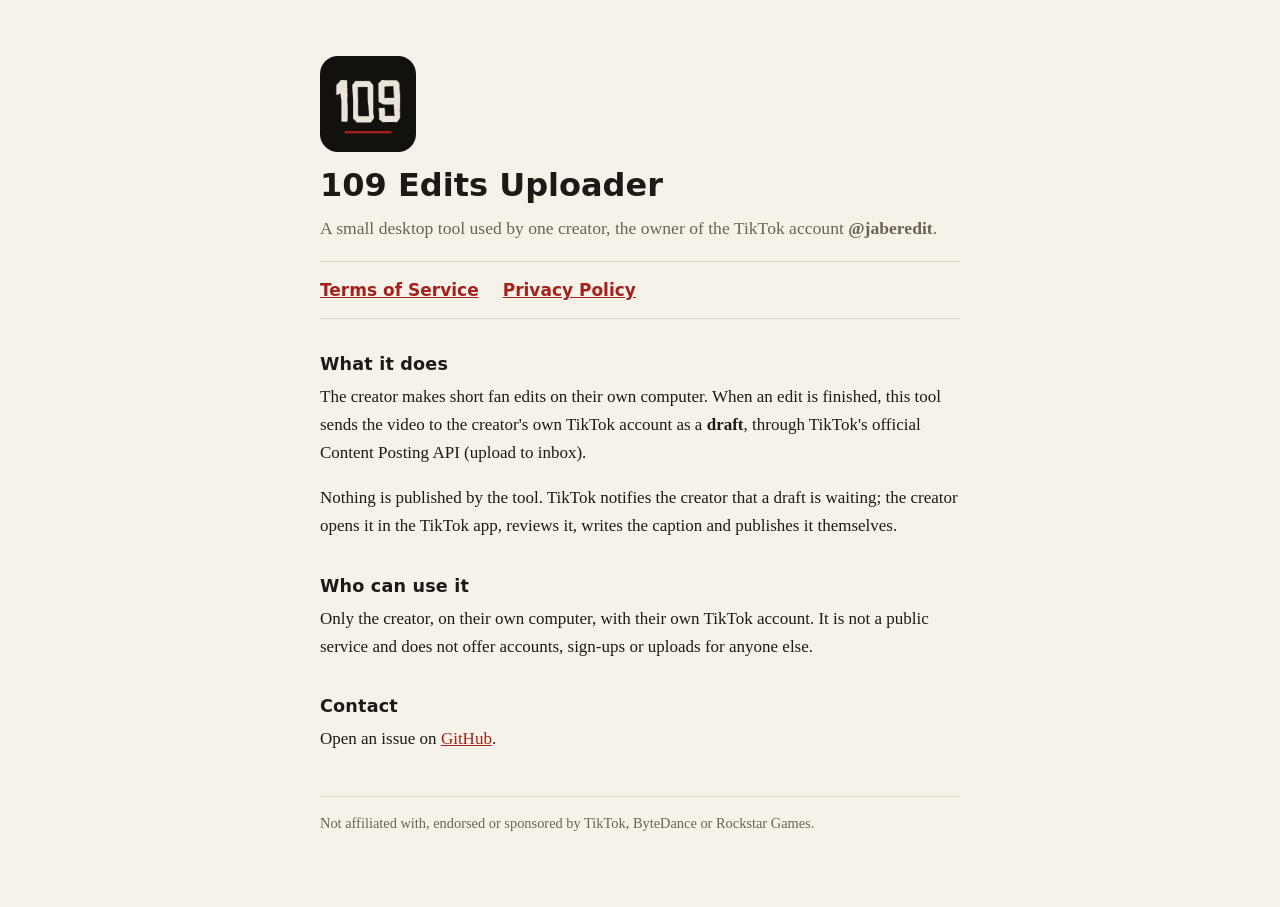
<file: index.html>
<!doctype html>
<html lang="en">
<head>
<meta charset="utf-8">
<meta name="viewport" content="width=device-width, initial-scale=1">
<title>109 Edits Uploader</title>
<meta name="description" content="A personal desktop tool that sends the creator's own finished edits to their TikTok inbox as drafts.">
<link rel="stylesheet" href="style.css">
</head>
<body>
<main>
  <img class="logo" src="icon.png" alt="109" width="96" height="96">
  <h1>109 Edits Uploader</h1>
  <p class="lead">A small desktop tool used by one creator, the owner of the TikTok account
    <strong>@jaberedit</strong>.</p>

  <nav class="legal" aria-label="Legal">
    <a href="terms.html">Terms of Service</a>
    <a href="privacy.html">Privacy Policy</a>
  </nav>

  <h2>What it does</h2>
  <p>The creator makes short fan edits on their own computer. When an edit is finished, this tool sends the
    video to the creator's own TikTok account as a <strong>draft</strong>, through TikTok's official Content
    Posting API (upload to inbox).</p>
  <p>Nothing is published by the tool. TikTok notifies the creator that a draft is waiting; the creator opens
    it in the TikTok app, reviews it, writes the caption and publishes it themselves.</p>

  <h2>Who can use it</h2>
  <p>Only the creator, on their own computer, with their own TikTok account. It is not a public service and
    does not offer accounts, sign-ups or uploads for anyone else.</p>

  <h2>Contact</h2>
  <p>Open an issue on <a href="https://github.com/m7md38m7md-lgtm/109-edits/issues">GitHub</a>.</p>

  <footer>Not affiliated with, endorsed or sponsored by TikTok, ByteDance or Rockstar Games.</footer>
</main>
</body>
</html>
</file>
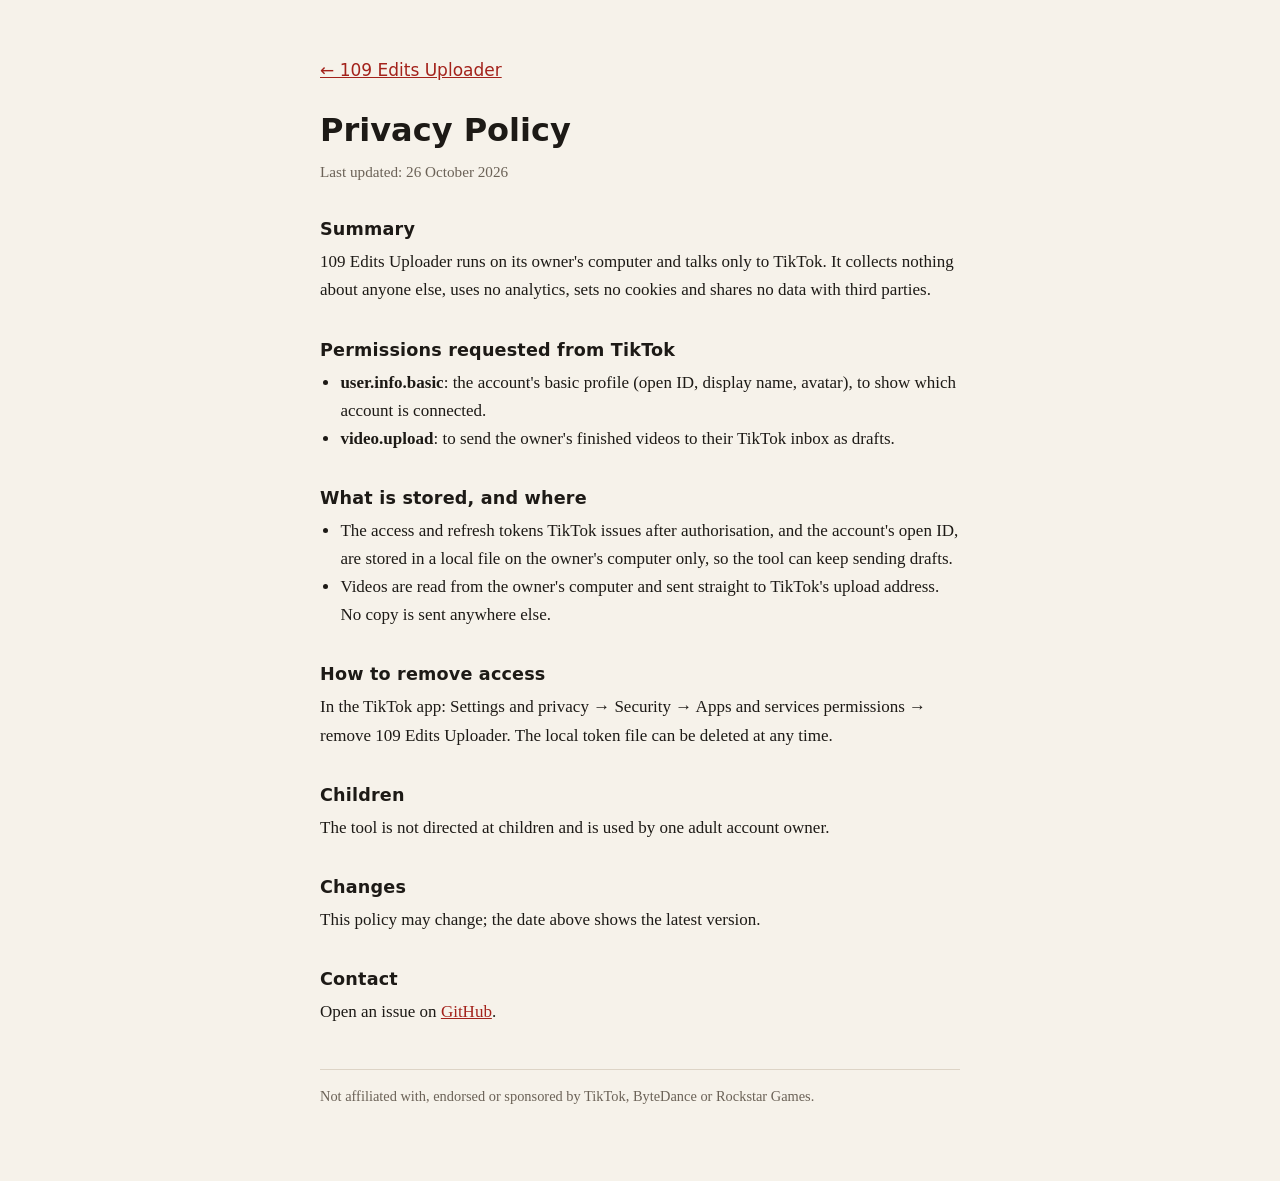
<file: privacy.html>
<!doctype html>
<html lang="en">
<head>
<meta charset="utf-8">
<meta name="viewport" content="width=device-width, initial-scale=1">
<title>Privacy Policy · 109 Edits Uploader</title>
<link rel="stylesheet" href="style.css">
</head>
<body>
<main>
  <p class="back"><a href="index.html">← 109 Edits Uploader</a></p>
  <h1>Privacy Policy</h1>
  <p class="date">Last updated: 26 October 2026</p>

  <h2>Summary</h2>
  <p>109 Edits Uploader runs on its owner's computer and talks only to TikTok. It collects nothing about
    anyone else, uses no analytics, sets no cookies and shares no data with third parties.</p>

  <h2>Permissions requested from TikTok</h2>
  <ul>
    <li><strong>user.info.basic</strong>: the account's basic profile (open ID, display name, avatar), to
      show which account is connected.</li>
    <li><strong>video.upload</strong>: to send the owner's finished videos to their TikTok inbox as drafts.</li>
  </ul>

  <h2>What is stored, and where</h2>
  <ul>
    <li>The access and refresh tokens TikTok issues after authorisation, and the account's open ID, are
      stored in a local file on the owner's computer only, so the tool can keep sending drafts.</li>
    <li>Videos are read from the owner's computer and sent straight to TikTok's upload address. No copy is
      sent anywhere else.</li>
  </ul>

  <h2>How to remove access</h2>
  <p>In the TikTok app: Settings and privacy → Security → Apps and services permissions → remove
    109 Edits Uploader. The local token file can be deleted at any time.</p>

  <h2>Children</h2>
  <p>The tool is not directed at children and is used by one adult account owner.</p>

  <h2>Changes</h2>
  <p>This policy may change; the date above shows the latest version.</p>

  <h2>Contact</h2>
  <p>Open an issue on <a href="https://github.com/m7md38m7md-lgtm/109-edits/issues">GitHub</a>.</p>

  <footer>Not affiliated with, endorsed or sponsored by TikTok, ByteDance or Rockstar Games.</footer>
</main>
</body>
</html>
</file>
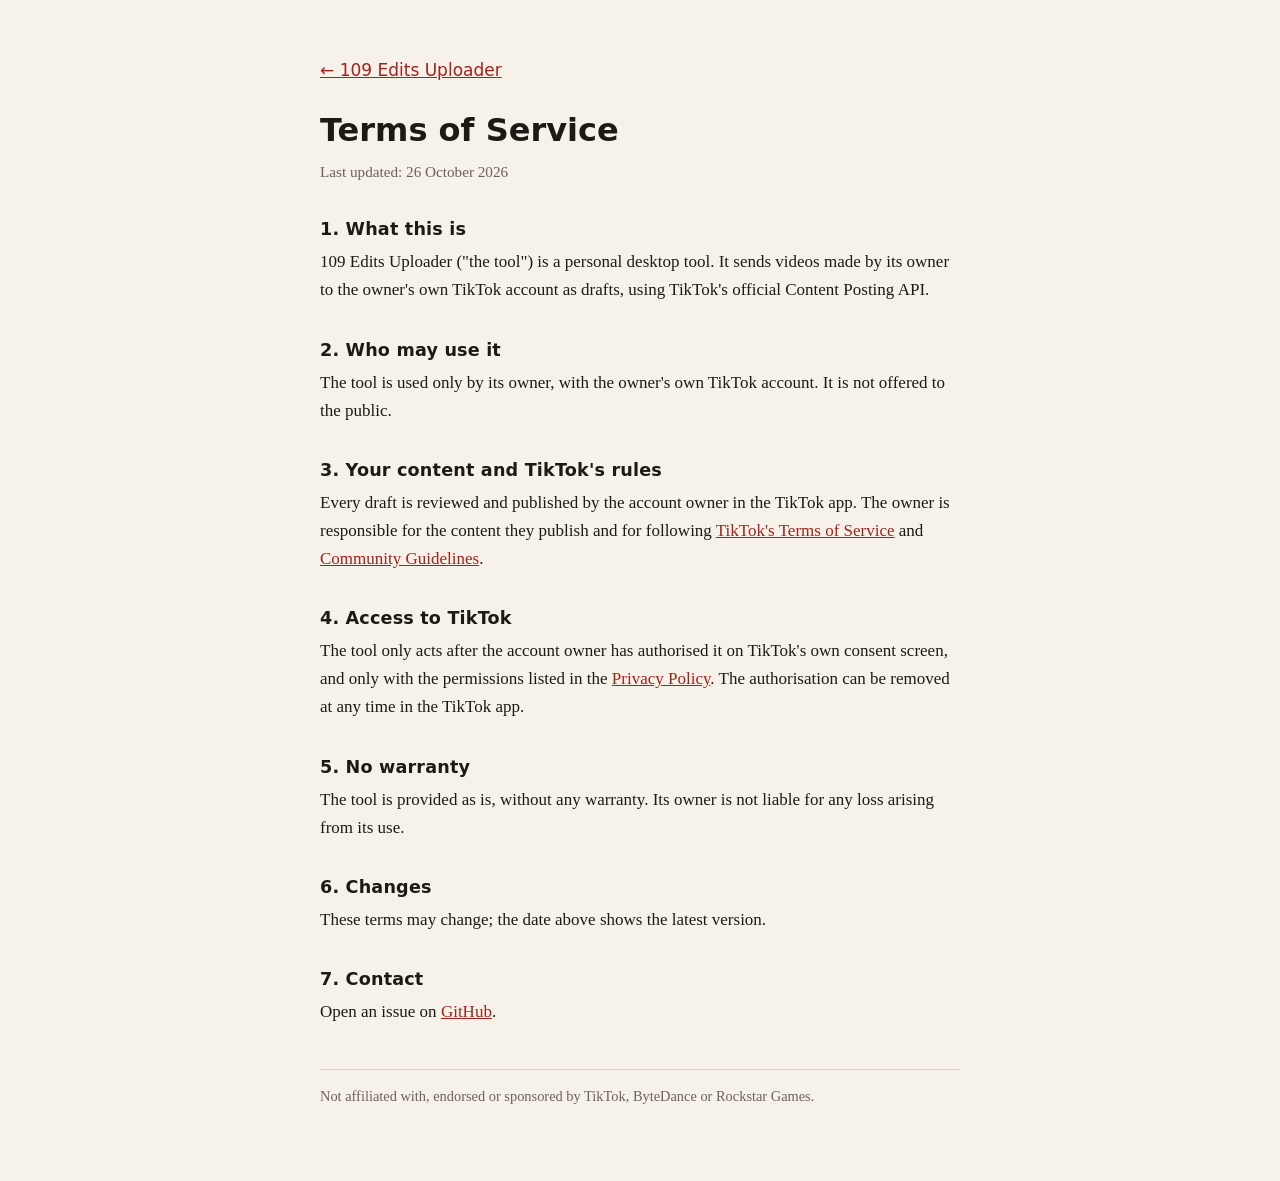
<file: terms.html>
<!doctype html>
<html lang="en">
<head>
<meta charset="utf-8">
<meta name="viewport" content="width=device-width, initial-scale=1">
<title>Terms of Service · 109 Edits Uploader</title>
<link rel="stylesheet" href="style.css">
</head>
<body>
<main>
  <p class="back"><a href="index.html">← 109 Edits Uploader</a></p>
  <h1>Terms of Service</h1>
  <p class="date">Last updated: 26 October 2026</p>

  <h2>1. What this is</h2>
  <p>109 Edits Uploader ("the tool") is a personal desktop tool. It sends videos made by its owner to the
    owner's own TikTok account as drafts, using TikTok's official Content Posting API.</p>

  <h2>2. Who may use it</h2>
  <p>The tool is used only by its owner, with the owner's own TikTok account. It is not offered to the public.</p>

  <h2>3. Your content and TikTok's rules</h2>
  <p>Every draft is reviewed and published by the account owner in the TikTok app. The owner is responsible
    for the content they publish and for following
    <a href="https://www.tiktok.com/legal/page/row/terms-of-service/en">TikTok's Terms of Service</a> and
    <a href="https://www.tiktok.com/community-guidelines">Community Guidelines</a>.</p>

  <h2>4. Access to TikTok</h2>
  <p>The tool only acts after the account owner has authorised it on TikTok's own consent screen, and only
    with the permissions listed in the <a href="privacy.html">Privacy Policy</a>. The authorisation can be
    removed at any time in the TikTok app.</p>

  <h2>5. No warranty</h2>
  <p>The tool is provided as is, without any warranty. Its owner is not liable for any loss arising from its use.</p>

  <h2>6. Changes</h2>
  <p>These terms may change; the date above shows the latest version.</p>

  <h2>7. Contact</h2>
  <p>Open an issue on <a href="https://github.com/m7md38m7md-lgtm/109-edits/issues">GitHub</a>.</p>

  <footer>Not affiliated with, endorsed or sponsored by TikTok, ByteDance or Rockstar Games.</footer>
</main>
</body>
</html>
</file>
<file: style.css>
:root {
  --bg: #f6f2ea;
  --ink: #1d1a16;
  --muted: #6b6257;
  --accent: #a3221b;
  --rule: #ddd4c6;
}
@media (prefers-color-scheme: dark) {
  :root {
    --bg: #15130f;
    --ink: #ece6dc;
    --muted: #a59b8d;
    --accent: #e0574d;
    --rule: #34302a;
  }
}
* { box-sizing: border-box; }
body {
  margin: 0;
  background: var(--bg);
  color: var(--ink);
  font: 17px/1.65 Georgia, "Iowan Old Style", "Times New Roman", serif;
}
main {
  max-width: 680px;
  margin: 0 auto;
  padding: 56px 20px 72px;
}
h1, h2 {
  font-family: "Segoe UI", system-ui, -apple-system, sans-serif;
  line-height: 1.25;
}
h1 { font-size: 2rem; margin: 0.4em 0 0.3em; }
h2 { font-size: 1.1rem; margin: 2em 0 0.4em; letter-spacing: 0.01em; }
p, ul { margin: 0 0 1em; }
ul { padding-left: 1.2em; }
a { color: var(--accent); }
.logo { display: block; border-radius: 18px; }
.lead { font-size: 1.1rem; color: var(--muted); }
.legal {
  display: flex;
  gap: 24px;
  padding: 14px 0;
  border-top: 1px solid var(--rule);
  border-bottom: 1px solid var(--rule);
  font-family: "Segoe UI", system-ui, sans-serif;
  font-weight: 600;
}
.back { font-family: "Segoe UI", system-ui, sans-serif; margin-bottom: 1.5em; }
.date { color: var(--muted); font-size: 0.95rem; }
footer {
  margin-top: 3em;
  padding-top: 1em;
  border-top: 1px solid var(--rule);
  color: var(--muted);
  font-size: 0.9rem;
}
</file>
